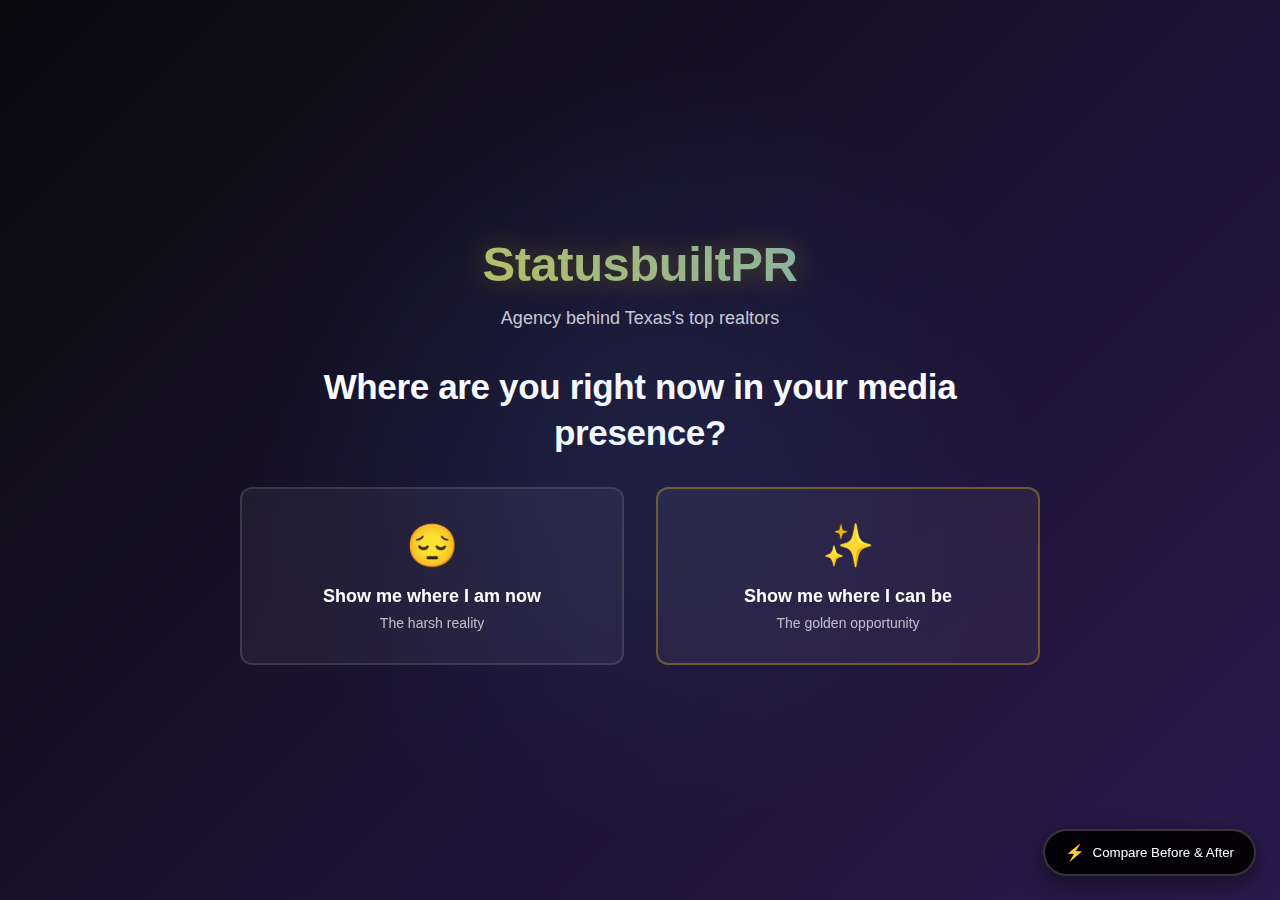
<file: immersive-constellation (1)/index.html>
<!DOCTYPE html>
<html lang="en">
<head>
    <meta charset="UTF-8">
    <meta name="viewport" content="width=device-width, initial-scale=1.0">
    <title>StatusbuiltPR - Where Are You Now?</title>
    <link rel="stylesheet" href="style.css">
</head>
<body>
    <div class="immersive-app">
        <!-- Landing Screen -->
        <section class="landing-screen active" id="landing">
            <div class="container">
                <header class="landing-header">
                    <h1 class="brand-title">StatusbuiltPR</h1>
                    <p class="brand-subtitle">Agency behind Texas's top realtors</p>
                </header>
                
                <div class="landing-content">
                    <h2 class="landing-question">Where are you right now in your media presence?</h2>
                    
                    <div class="choice-buttons">
                        <button class="choice-btn choice-btn--current" id="showCurrent">
                            <span class="choice-icon">😔</span>
                            <span class="choice-text">Show me where I am now</span>
                            <span class="choice-subtext">The harsh reality</span>
                        </button>
                        
                        <button class="choice-btn choice-btn--future" id="showFuture">
                            <span class="choice-icon">✨</span>
                            <span class="choice-text">Show me where I can be</span>
                            <span class="choice-subtext">The golden opportunity</span>
                        </button>
                    </div>
                </div>
            </div>
        </section>

        <!-- Current State Section -->
        <section class="current-state-screen" id="currentState">
            <div class="container">
                <header class="current-header">
                    <h1 class="current-title">This is where you are now...</h1>
                    <p class="current-subtitle">Lost in the void of media obscurity</p>
                </header>

                <div class="current-content">
                    <div class="current-metrics">
                        <div class="metric-card">
                            <div class="metric-number">0</div>
                            <div class="metric-label">Features</div>
                        </div>
                        <div class="metric-card">
                            <div class="metric-number">0</div>
                            <div class="metric-label">Authority</div>
                        </div>
                        <div class="metric-card">
                            <div class="metric-number">0</div>
                            <div class="metric-label">Recognition</div>
                        </div>
                        <div class="metric-card">
                            <div class="metric-number">0</div>
                            <div class="metric-label">Leads</div>
                        </div>
                    </div>

                    <div class="irrelevant-publications">
                        <h3 class="publications-title">Your current "press coverage"</h3>
                        <div class="publication-grid">
                            <div class="publication-card empty">
                                <div class="publication-name">Local Town Newsletter</div>
                                <div class="publication-stats">127 subscribers • Minimal reach</div>
                                <div class="publication-status">No features yet...</div>
                            </div>
                            <div class="publication-card empty">
                                <div class="publication-name">Community Bulletin</div>
                                <div class="publication-stats">89 subscribers • Neighborhood</div>
                                <div class="publication-status">No features yet...</div>
                            </div>
                            <div class="publication-card empty">
                                <div class="publication-name">Small Business Weekly</div>
                                <div class="publication-stats">234 subscribers • Local</div>
                                <div class="publication-status">No features yet...</div>
                            </div>
                            <div class="publication-card empty">
                                <div class="publication-name">Neighborhood News</div>
                                <div class="publication-stats">156 subscribers • Limited</div>
                                <div class="publication-status">No features yet...</div>
                            </div>
                        </div>
                    </div>

                    <div class="reality-message">
                        <h4>This doesn't have to be your reality</h4>
                        <button class="transition-btn" id="transitionToFuture">
                            Discover Your Media Potential
                            <span class="btn-arrow">→</span>
                        </button>
                    </div>
                </div>

                <!-- Animated Crickets -->
                <div class="crickets-container">
                    <div class="cricket cricket-1">🦗</div>
                    <div class="cricket cricket-2">🦗</div>
                    <div class="cricket cricket-3">🦗</div>
                    <div class="cricket cricket-4">🦗</div>
                    <div class="cricket cricket-5">🦗</div>
                </div>
            </div>
        </section>

        <!-- Enhanced Constellation Section -->
        <section class="constellation-screen" id="constellation">
            <div class="particles-container">
                <div class="particle-system"></div>
            </div>
            
            <div class="container">
                <header class="constellation-header">
                    <h1 class="constellation-title">This is where you can be...</h1>
                    <p class="constellation-subtitle">A galaxy of premium press authority</p>
                </header>

                <!-- Navigation Tabs -->
                <nav class="galaxy-nav">
                    <div class="nav-tabs">
                        <button class="nav-tab active" data-tier="silver">
                            <span class="tab-icon">⭐</span>
                            Silver Galaxy
                            <span class="tab-reach">2M+ Reach</span>
                        </button>
                        <button class="nav-tab" data-tier="gold">
                            <span class="tab-icon">🌟</span>
                            Gold Galaxy
                            <span class="tab-reach">5M+ Reach</span>
                        </button>
                        <button class="nav-tab" data-tier="platinum">
                            <span class="tab-icon">💎</span>
                            Platinum Galaxy
                            <span class="tab-reach">10M+ Reach</span>
                        </button>
                    </div>
                </nav>

                <!-- Constellation Container -->
                <div class="constellation-wrapper">
                    <!-- Silver Galaxy -->
                    <div class="galaxy active" data-tier="silver">
                        <svg class="constellation-svg" viewBox="0 0 800 500">
                            <!-- Constellation Lines -->
                            <g class="constellation-lines">
                                <line x1="120" y1="100" x2="200" y2="150" stroke="url(#silverGradient)" stroke-width="2" opacity="0.6"/>
                                <line x1="200" y1="150" x2="320" y2="120" stroke="url(#silverGradient)" stroke-width="2" opacity="0.6"/>
                                <line x1="320" y1="120" x2="450" y2="180" stroke="url(#silverGradient)" stroke-width="2" opacity="0.6"/>
                                <line x1="450" y1="180" x2="600" y2="140" stroke="url(#silverGradient)" stroke-width="2" opacity="0.6"/>
                            </g>
                            <!-- Publication Stars -->
                            <g class="publication-stars">
                                <circle class="star" cx="120" cy="100" r="12" data-publication="Medium"/>
                                <circle class="star" cx="200" cy="150" r="12" data-publication="Time Bulletin"/>
                                <circle class="star" cx="320" cy="120" r="12" data-publication="US Times Now"/>
                                <circle class="star" cx="450" cy="180" r="12" data-publication="Globe Stats"/>
                                <circle class="star" cx="600" cy="140" r="12" data-publication="Insta Bulletin"/>
                            </g>
                            <!-- Gradient Definitions -->
                            <defs>
                                <linearGradient id="silverGradient" x1="0%" y1="0%" x2="100%" y2="100%">
                                    <stop offset="0%" style="stop-color:#E8E8E8;stop-opacity:1" />
                                    <stop offset="100%" style="stop-color:#C0C0C0;stop-opacity:1" />
                                </linearGradient>
                            </defs>
                        </svg>
                    </div>

                    <!-- Gold Galaxy -->
                    <div class="galaxy" data-tier="gold">
                        <svg class="constellation-svg" viewBox="0 0 800 500">
                            <!-- Constellation Lines -->
                            <g class="constellation-lines">
                                <line x1="80" y1="80" x2="150" y2="110" stroke="url(#goldGradient)" stroke-width="2" opacity="0.6"/>
                                <line x1="150" y1="110" x2="230" y2="90" stroke="url(#goldGradient)" stroke-width="2" opacity="0.6"/>
                                <line x1="230" y1="90" x2="320" y2="130" stroke="url(#goldGradient)" stroke-width="2" opacity="0.6"/>
                                <line x1="320" y1="130" x2="410" y2="100" stroke="url(#goldGradient)" stroke-width="2" opacity="0.6"/>
                                <line x1="410" y1="100" x2="500" y2="140" stroke="url(#goldGradient)" stroke-width="2" opacity="0.6"/>
                                <line x1="500" y1="140" x2="580" y2="110" stroke="url(#goldGradient)" stroke-width="2" opacity="0.6"/>
                            </g>
                            <!-- Publication Stars -->
                            <g class="publication-stars">
                                <circle class="star" cx="80" cy="80" r="12" data-publication="Digital Journal"/>
                                <circle class="star" cx="150" cy="110" r="12" data-publication="Time Business News"/>
                                <circle class="star" cx="230" cy="90" r="12" data-publication="Fox Interviewer"/>
                                <circle class="star" cx="320" cy="130" r="12" data-publication="Voyage NY"/>
                                <circle class="star" cx="410" cy="100" r="12" data-publication="London Reporter"/>
                                <circle class="star" cx="500" cy="140" r="12" data-publication="Tech Bullion"/>
                            </g>
                            <!-- Gradient Definitions -->
                            <defs>
                                <linearGradient id="goldGradient" x1="0%" y1="0%" x2="100%" y2="100%">
                                    <stop offset="0%" style="stop-color:#FFE55C;stop-opacity:1" />
                                    <stop offset="100%" style="stop-color:#FFD700;stop-opacity:1" />
                                </linearGradient>
                            </defs>
                        </svg>
                    </div>

                    <!-- Platinum Galaxy -->
                    <div class="galaxy" data-tier="platinum">
                        <svg class="constellation-svg" viewBox="0 0 800 500">
                            <!-- Constellation Lines -->
                            <g class="constellation-lines">
                                <line x1="60" y1="60" x2="130" y2="90" stroke="url(#platinumGradient)" stroke-width="2" opacity="0.6"/>
                                <line x1="130" y1="90" x2="210" y2="70" stroke="url(#platinumGradient)" stroke-width="2" opacity="0.6"/>
                                <line x1="210" y1="70" x2="290" y2="100" stroke="url(#platinumGradient)" stroke-width="2" opacity="0.6"/>
                                <line x1="290" y1="100" x2="370" y2="80" stroke="url(#platinumGradient)" stroke-width="2" opacity="0.6"/>
                                <line x1="370" y1="80" x2="450" y2="110" stroke="url(#platinumGradient)" stroke-width="2" opacity="0.6"/>
                            </g>
                            <!-- Publication Stars -->
                            <g class="publication-stars">
                                <circle class="star" cx="60" cy="60" r="12" data-publication="Forbes"/>
                                <circle class="star" cx="130" cy="90" r="12" data-publication="Entrepreneur"/>
                                <circle class="star" cx="210" cy="70" r="12" data-publication="NY Weekly"/>
                                <circle class="star" cx="290" cy="100" r="12" data-publication="CEO Weekly"/>
                                <circle class="star" cx="370" cy="80" r="12" data-publication="Wall Street Times"/>
                            </g>
                            <!-- Gradient Definitions -->
                            <defs>
                                <linearGradient id="platinumGradient" x1="0%" y1="0%" x2="100%" y2="100%">
                                    <stop offset="0%" style="stop-color:#87CEEB;stop-opacity:1" />
                                    <stop offset="100%" style="stop-color:#4A9EFF;stop-opacity:1" />
                                </linearGradient>
                            </defs>
                        </svg>
                    </div>

                    <!-- Tooltip -->
                    <div class="tooltip" id="tooltip">
                        <div class="tooltip-content">
                            <div class="tooltip-header">
                                <div class="tooltip-logo"></div>
                                <h3 class="tooltip-title"></h3>
                            </div>
                            <div class="tooltip-body">
                                <p class="tooltip-client"></p>
                                <p class="tooltip-date"></p>
                                <p class="tooltip-reach"></p>
                            </div>
                        </div>
                    </div>
                </div>

                <!-- Floating Inspirational Quotes -->
                <div class="floating-quotes">
                    <div class="quote" data-quote="When people know you, you don't chase leads. You attract them."></div>
                    <div class="quote" data-quote="Authority is earned through visibility."></div>
                    <div class="quote" data-quote="Your story deserves to be heard by millions."></div>
                    <div class="quote" data-quote="From unknown to unstoppable."></div>
                    <div class="quote" data-quote="Transform your presence into influence."></div>
                </div>

                <!-- Enhanced Metrics -->
                <div class="enhanced-metrics">
                    <div class="metric-enhanced">
                        <div class="metric-number-enhanced" data-target="50">0</div>
                        <div class="metric-label-enhanced">Premium Features</div>
                    </div>
                    <div class="metric-enhanced">
                        <div class="metric-text-enhanced">Industry Leader</div>
                        <div class="metric-label-enhanced">Authority Level</div>
                    </div>
                    <div class="metric-enhanced">
                        <div class="metric-text-enhanced">Global</div>
                        <div class="metric-label-enhanced">Recognition</div>
                    </div>
                    <div class="metric-enhanced">
                        <div class="metric-number-enhanced" data-target="1000">0</div>
                        <div class="metric-label-enhanced">Monthly Leads</div>
                    </div>
                </div>

                <!-- Call to Action -->
                <div class="constellation-cta">
                    <h3>Ready to join the constellation of media authority?</h3>
                    <button class="cta-btn">
                        Start Your Journey to Media Dominance
                        <span class="btn-sparkle">✨</span>
                    </button>
                </div>
            </div>
        </section>

        <!-- Comparison Toggle -->
        <div class="comparison-toggle" id="comparisonToggle">
            <button class="toggle-btn" data-state="current">
                <span class="toggle-icon">⚡</span>
                <span class="toggle-text">Compare Before & After</span>
            </button>
        </div>
    </div>

    <script src="app.js"></script>
</body>
</html>
</file>
<file: immersive-constellation (1)/style.css>
:root {
  /* Primitive Color Tokens */
  --color-white: rgba(255, 255, 255, 1);
  --color-black: rgba(0, 0, 0, 1);
  --color-cream-50: rgba(252, 252, 249, 1);
  --color-cream-100: rgba(255, 255, 253, 1);
  --color-gray-200: rgba(245, 245, 245, 1);
  --color-gray-300: rgba(167, 169, 169, 1);
  --color-gray-400: rgba(119, 124, 124, 1);
  --color-slate-500: rgba(98, 108, 113, 1);
  --color-brown-600: rgba(94, 82, 64, 1);
  --color-charcoal-700: rgba(31, 33, 33, 1);
  --color-charcoal-800: rgba(38, 40, 40, 1);
  --color-slate-900: rgba(19, 52, 59, 1);
  --color-teal-300: rgba(50, 184, 198, 1);
  --color-teal-400: rgba(45, 166, 178, 1);
  --color-teal-500: rgba(33, 128, 141, 1);
  --color-teal-600: rgba(29, 116, 128, 1);
  --color-teal-700: rgba(26, 104, 115, 1);
  --color-teal-800: rgba(41, 150, 161, 1);
  --color-red-400: rgba(255, 84, 89, 1);
  --color-red-500: rgba(192, 21, 47, 1);
  --color-orange-400: rgba(230, 129, 97, 1);
  --color-orange-500: rgba(168, 75, 47, 1);

  /* RGB versions for opacity control */
  --color-brown-600-rgb: 94, 82, 64;
  --color-teal-500-rgb: 33, 128, 141;
  --color-slate-900-rgb: 19, 52, 59;
  --color-slate-500-rgb: 98, 108, 113;
  --color-red-500-rgb: 192, 21, 47;
  --color-red-400-rgb: 255, 84, 89;
  --color-orange-500-rgb: 168, 75, 47;
  --color-orange-400-rgb: 230, 129, 97;

  /* Background color tokens (Light Mode) */
  --color-bg-1: rgba(59, 130, 246, 0.08); /* Light blue */
  --color-bg-2: rgba(245, 158, 11, 0.08); /* Light yellow */
  --color-bg-3: rgba(34, 197, 94, 0.08); /* Light green */
  --color-bg-4: rgba(239, 68, 68, 0.08); /* Light red */
  --color-bg-5: rgba(147, 51, 234, 0.08); /* Light purple */
  --color-bg-6: rgba(249, 115, 22, 0.08); /* Light orange */
  --color-bg-7: rgba(236, 72, 153, 0.08); /* Light pink */
  --color-bg-8: rgba(6, 182, 212, 0.08); /* Light cyan */

  /* Semantic Color Tokens (Light Mode) */
  --color-background: var(--color-cream-50);
  --color-surface: var(--color-cream-100);
  --color-text: var(--color-slate-900);
  --color-text-secondary: var(--color-slate-500);
  --color-primary: var(--color-teal-500);
  --color-primary-hover: var(--color-teal-600);
  --color-primary-active: var(--color-teal-700);
  --color-secondary: rgba(var(--color-brown-600-rgb), 0.12);
  --color-secondary-hover: rgba(var(--color-brown-600-rgb), 0.2);
  --color-secondary-active: rgba(var(--color-brown-600-rgb), 0.25);
  --color-border: rgba(var(--color-brown-600-rgb), 0.2);
  --color-btn-primary-text: var(--color-cream-50);
  --color-card-border: rgba(var(--color-brown-600-rgb), 0.12);
  --color-card-border-inner: rgba(var(--color-brown-600-rgb), 0.12);
  --color-error: var(--color-red-500);
  --color-success: var(--color-teal-500);
  --color-warning: var(--color-orange-500);
  --color-info: var(--color-slate-500);
  --color-focus-ring: rgba(var(--color-teal-500-rgb), 0.4);
  --color-select-caret: rgba(var(--color-slate-900-rgb), 0.8);

  /* Common style patterns */
  --focus-ring: 0 0 0 3px var(--color-focus-ring);
  --focus-outline: 2px solid var(--color-primary);
  --status-bg-opacity: 0.15;
  --status-border-opacity: 0.25;
  --select-caret-light: url("data:image/svg+xml,%3Csvg xmlns='http://www.w3.org/2000/svg' width='16' height='16' viewBox='0 0 24 24' fill='none' stroke='%23134252' stroke-width='2' stroke-linecap='round' stroke-linejoin='round'%3E%3Cpolyline points='6 9 12 15 18 9'%3E%3C/polyline%3E%3C/svg%3E");
  --select-caret-dark: url("data:image/svg+xml,%3Csvg xmlns='http://www.w3.org/2000/svg' width='16' height='16' viewBox='0 0 24 24' fill='none' stroke='%23f5f5f5' stroke-width='2' stroke-linecap='round' stroke-linejoin='round'%3E%3Cpolyline points='6 9 12 15 18 9'%3E%3C/polyline%3E%3C/svg%3E");

  /* RGB versions for opacity control */
  --color-success-rgb: 33, 128, 141;
  --color-error-rgb: 192, 21, 47;
  --color-warning-rgb: 168, 75, 47;
  --color-info-rgb: 98, 108, 113;

  /* Typography */
  --font-family-base: "FKGroteskNeue", "Geist", "Inter", -apple-system,
    BlinkMacSystemFont, "Segoe UI", Roboto, sans-serif;
  --font-family-mono: "Berkeley Mono", ui-monospace, SFMono-Regular, Menlo,
    Monaco, Consolas, monospace;
  --font-size-xs: 11px;
  --font-size-sm: 12px;
  --font-size-base: 14px;
  --font-size-md: 14px;
  --font-size-lg: 16px;
  --font-size-xl: 18px;
  --font-size-2xl: 20px;
  --font-size-3xl: 24px;
  --font-size-4xl: 30px;
  --font-weight-normal: 400;
  --font-weight-medium: 500;
  --font-weight-semibold: 550;
  --font-weight-bold: 600;
  --line-height-tight: 1.2;
  --line-height-normal: 1.5;
  --letter-spacing-tight: -0.01em;

  /* Spacing */
  --space-0: 0;
  --space-1: 1px;
  --space-2: 2px;
  --space-4: 4px;
  --space-6: 6px;
  --space-8: 8px;
  --space-10: 10px;
  --space-12: 12px;
  --space-16: 16px;
  --space-20: 20px;
  --space-24: 24px;
  --space-32: 32px;

  /* Border Radius */
  --radius-sm: 6px;
  --radius-base: 8px;
  --radius-md: 10px;
  --radius-lg: 12px;
  --radius-full: 9999px;

  /* Shadows */
  --shadow-xs: 0 1px 2px rgba(0, 0, 0, 0.02);
  --shadow-sm: 0 1px 3px rgba(0, 0, 0, 0.04), 0 1px 2px rgba(0, 0, 0, 0.02);
  --shadow-md: 0 4px 6px -1px rgba(0, 0, 0, 0.04),
    0 2px 4px -1px rgba(0, 0, 0, 0.02);
  --shadow-lg: 0 10px 15px -3px rgba(0, 0, 0, 0.04),
    0 4px 6px -2px rgba(0, 0, 0, 0.02);
  --shadow-inset-sm: inset 0 1px 0 rgba(255, 255, 255, 0.15),
    inset 0 -1px 0 rgba(0, 0, 0, 0.03);

  /* Animation */
  --duration-fast: 150ms;
  --duration-normal: 250ms;
  --ease-standard: cubic-bezier(0.16, 1, 0.3, 1);

  /* Layout */
  --container-sm: 640px;
  --container-md: 768px;
  --container-lg: 1024px;
  --container-xl: 1280px;
}

/* Dark mode colors */
@media (prefers-color-scheme: dark) {
  :root {
    /* RGB versions for opacity control (Dark Mode) */
    --color-gray-400-rgb: 119, 124, 124;
    --color-teal-300-rgb: 50, 184, 198;
    --color-gray-300-rgb: 167, 169, 169;
    --color-gray-200-rgb: 245, 245, 245;

    /* Background color tokens (Dark Mode) */
    --color-bg-1: rgba(29, 78, 216, 0.15); /* Dark blue */
    --color-bg-2: rgba(180, 83, 9, 0.15); /* Dark yellow */
    --color-bg-3: rgba(21, 128, 61, 0.15); /* Dark green */
    --color-bg-4: rgba(185, 28, 28, 0.15); /* Dark red */
    --color-bg-5: rgba(107, 33, 168, 0.15); /* Dark purple */
    --color-bg-6: rgba(194, 65, 12, 0.15); /* Dark orange */
    --color-bg-7: rgba(190, 24, 93, 0.15); /* Dark pink */
    --color-bg-8: rgba(8, 145, 178, 0.15); /* Dark cyan */
    
    /* Semantic Color Tokens (Dark Mode) */
    --color-background: var(--color-charcoal-700);
    --color-surface: var(--color-charcoal-800);
    --color-text: var(--color-gray-200);
    --color-text-secondary: rgba(var(--color-gray-300-rgb), 0.7);
    --color-primary: var(--color-teal-300);
    --color-primary-hover: var(--color-teal-400);
    --color-primary-active: var(--color-teal-800);
    --color-secondary: rgba(var(--color-gray-400-rgb), 0.15);
    --color-secondary-hover: rgba(var(--color-gray-400-rgb), 0.25);
    --color-secondary-active: rgba(var(--color-gray-400-rgb), 0.3);
    --color-border: rgba(var(--color-gray-400-rgb), 0.3);
    --color-error: var(--color-red-400);
    --color-success: var(--color-teal-300);
    --color-warning: var(--color-orange-400);
    --color-info: var(--color-gray-300);
    --color-focus-ring: rgba(var(--color-teal-300-rgb), 0.4);
    --color-btn-primary-text: var(--color-slate-900);
    --color-card-border: rgba(var(--color-gray-400-rgb), 0.2);
    --color-card-border-inner: rgba(var(--color-gray-400-rgb), 0.15);
    --shadow-inset-sm: inset 0 1px 0 rgba(255, 255, 255, 0.1),
      inset 0 -1px 0 rgba(0, 0, 0, 0.15);
    --button-border-secondary: rgba(var(--color-gray-400-rgb), 0.2);
    --color-border-secondary: rgba(var(--color-gray-400-rgb), 0.2);
    --color-select-caret: rgba(var(--color-gray-200-rgb), 0.8);

    /* Common style patterns - updated for dark mode */
    --focus-ring: 0 0 0 3px var(--color-focus-ring);
    --focus-outline: 2px solid var(--color-primary);
    --status-bg-opacity: 0.15;
    --status-border-opacity: 0.25;
    --select-caret-light: url("data:image/svg+xml,%3Csvg xmlns='http://www.w3.org/2000/svg' width='16' height='16' viewBox='0 0 24 24' fill='none' stroke='%23134252' stroke-width='2' stroke-linecap='round' stroke-linejoin='round'%3E%3Cpolyline points='6 9 12 15 18 9'%3E%3C/polyline%3E%3C/svg%3E");
    --select-caret-dark: url("data:image/svg+xml,%3Csvg xmlns='http://www.w3.org/2000/svg' width='16' height='16' viewBox='0 0 24 24' fill='none' stroke='%23f5f5f5' stroke-width='2' stroke-linecap='round' stroke-linejoin='round'%3E%3Cpolyline points='6 9 12 15 18 9'%3E%3C/polyline%3E%3C/svg%3E");

    /* RGB versions for dark mode */
    --color-success-rgb: var(--color-teal-300-rgb);
    --color-error-rgb: var(--color-red-400-rgb);
    --color-warning-rgb: var(--color-orange-400-rgb);
    --color-info-rgb: var(--color-gray-300-rgb);
  }
}

/* Data attribute for manual theme switching */
[data-color-scheme="dark"] {
  /* RGB versions for opacity control (dark mode) */
  --color-gray-400-rgb: 119, 124, 124;
  --color-teal-300-rgb: 50, 184, 198;
  --color-gray-300-rgb: 167, 169, 169;
  --color-gray-200-rgb: 245, 245, 245;

  /* Colorful background palette - Dark Mode */
  --color-bg-1: rgba(29, 78, 216, 0.15); /* Dark blue */
  --color-bg-2: rgba(180, 83, 9, 0.15); /* Dark yellow */
  --color-bg-3: rgba(21, 128, 61, 0.15); /* Dark green */
  --color-bg-4: rgba(185, 28, 28, 0.15); /* Dark red */
  --color-bg-5: rgba(107, 33, 168, 0.15); /* Dark purple */
  --color-bg-6: rgba(194, 65, 12, 0.15); /* Dark orange */
  --color-bg-7: rgba(190, 24, 93, 0.15); /* Dark pink */
  --color-bg-8: rgba(8, 145, 178, 0.15); /* Dark cyan */
  
  /* Semantic Color Tokens (Dark Mode) */
  --color-background: var(--color-charcoal-700);
  --color-surface: var(--color-charcoal-800);
  --color-text: var(--color-gray-200);
  --color-text-secondary: rgba(var(--color-gray-300-rgb), 0.7);
  --color-primary: var(--color-teal-300);
  --color-primary-hover: var(--color-teal-400);
  --color-primary-active: var(--color-teal-800);
  --color-secondary: rgba(var(--color-gray-400-rgb), 0.15);
  --color-secondary-hover: rgba(var(--color-gray-400-rgb), 0.25);
  --color-secondary-active: rgba(var(--color-gray-400-rgb), 0.3);
  --color-border: rgba(var(--color-gray-400-rgb), 0.3);
  --color-error: var(--color-red-400);
  --color-success: var(--color-teal-300);
  --color-warning: var(--color-orange-400);
  --color-info: var(--color-gray-300);
  --color-focus-ring: rgba(var(--color-teal-300-rgb), 0.4);
  --color-btn-primary-text: var(--color-slate-900);
  --color-card-border: rgba(var(--color-gray-400-rgb), 0.15);
  --color-card-border-inner: rgba(var(--color-gray-400-rgb), 0.15);
  --shadow-inset-sm: inset 0 1px 0 rgba(255, 255, 255, 0.1),
    inset 0 -1px 0 rgba(0, 0, 0, 0.15);
  --color-border-secondary: rgba(var(--color-gray-400-rgb), 0.2);
  --color-select-caret: rgba(var(--color-gray-200-rgb), 0.8);

  /* Common style patterns - updated for dark mode */
  --focus-ring: 0 0 0 3px var(--color-focus-ring);
  --focus-outline: 2px solid var(--color-primary);
  --status-bg-opacity: 0.15;
  --status-border-opacity: 0.25;
  --select-caret-light: url("data:image/svg+xml,%3Csvg xmlns='http://www.w3.org/2000/svg' width='16' height='16' viewBox='0 0 24 24' fill='none' stroke='%23134252' stroke-width='2' stroke-linecap='round' stroke-linejoin='round'%3E%3Cpolyline points='6 9 12 15 18 9'%3E%3C/polyline%3E%3C/svg%3E");
  --select-caret-dark: url("data:image/svg+xml,%3Csvg xmlns='http://www.w3.org/2000/svg' width='16' height='16' viewBox='0 0 24 24' fill='none' stroke='%23f5f5f5' stroke-width='2' stroke-linecap='round' stroke-linejoin='round'%3E%3Cpolyline points='6 9 12 15 18 9'%3E%3C/polyline%3E%3C/svg%3E");

  /* RGB versions for dark mode */
  --color-success-rgb: var(--color-teal-300-rgb);
  --color-error-rgb: var(--color-red-400-rgb);
  --color-warning-rgb: var(--color-orange-400-rgb);
  --color-info-rgb: var(--color-gray-300-rgb);
}

[data-color-scheme="light"] {
  /* RGB versions for opacity control (light mode) */
  --color-brown-600-rgb: 94, 82, 64;
  --color-teal-500-rgb: 33, 128, 141;
  --color-slate-900-rgb: 19, 52, 59;
  
  /* Semantic Color Tokens (Light Mode) */
  --color-background: var(--color-cream-50);
  --color-surface: var(--color-cream-100);
  --color-text: var(--color-slate-900);
  --color-text-secondary: var(--color-slate-500);
  --color-primary: var(--color-teal-500);
  --color-primary-hover: var(--color-teal-600);
  --color-primary-active: var(--color-teal-700);
  --color-secondary: rgba(var(--color-brown-600-rgb), 0.12);
  --color-secondary-hover: rgba(var(--color-brown-600-rgb), 0.2);
  --color-secondary-active: rgba(var(--color-brown-600-rgb), 0.25);
  --color-border: rgba(var(--color-brown-600-rgb), 0.2);
  --color-btn-primary-text: var(--color-cream-50);
  --color-card-border: rgba(var(--color-brown-600-rgb), 0.12);
  --color-card-border-inner: rgba(var(--color-brown-600-rgb), 0.12);
  --color-error: var(--color-red-500);
  --color-success: var(--color-teal-500);
  --color-warning: var(--color-orange-500);
  --color-info: var(--color-slate-500);
  --color-focus-ring: rgba(var(--color-teal-500-rgb), 0.4);

  /* RGB versions for light mode */
  --color-success-rgb: var(--color-teal-500-rgb);
  --color-error-rgb: var(--color-red-500-rgb);
  --color-warning-rgb: var(--color-orange-500-rgb);
  --color-info-rgb: var(--color-slate-500-rgb);
}

/* Base styles */
html {
  font-size: var(--font-size-base);
  font-family: var(--font-family-base);
  line-height: var(--line-height-normal);
  color: var(--color-text);
  background-color: var(--color-background);
  -webkit-font-smoothing: antialiased;
  box-sizing: border-box;
}

body {
  margin: 0;
  padding: 0;
}

*,
*::before,
*::after {
  box-sizing: inherit;
}

/* Typography */
h1,
h2,
h3,
h4,
h5,
h6 {
  margin: 0;
  font-weight: var(--font-weight-semibold);
  line-height: var(--line-height-tight);
  color: var(--color-text);
  letter-spacing: var(--letter-spacing-tight);
}

h1 {
  font-size: var(--font-size-4xl);
}
h2 {
  font-size: var(--font-size-3xl);
}
h3 {
  font-size: var(--font-size-2xl);
}
h4 {
  font-size: var(--font-size-xl);
}
h5 {
  font-size: var(--font-size-lg);
}
h6 {
  font-size: var(--font-size-md);
}

p {
  margin: 0 0 var(--space-16) 0;
}

a {
  color: var(--color-primary);
  text-decoration: none;
  transition: color var(--duration-fast) var(--ease-standard);
}

a:hover {
  color: var(--color-primary-hover);
}

code,
pre {
  font-family: var(--font-family-mono);
  font-size: calc(var(--font-size-base) * 0.95);
  background-color: var(--color-secondary);
  border-radius: var(--radius-sm);
}

code {
  padding: var(--space-1) var(--space-4);
}

pre {
  padding: var(--space-16);
  margin: var(--space-16) 0;
  overflow: auto;
  border: 1px solid var(--color-border);
}

pre code {
  background: none;
  padding: 0;
}

/* Buttons */
.btn {
  display: inline-flex;
  align-items: center;
  justify-content: center;
  padding: var(--space-8) var(--space-16);
  border-radius: var(--radius-base);
  font-size: var(--font-size-base);
  font-weight: 500;
  line-height: 1.5;
  cursor: pointer;
  transition: all var(--duration-normal) var(--ease-standard);
  border: none;
  text-decoration: none;
  position: relative;
}

.btn:focus-visible {
  outline: none;
  box-shadow: var(--focus-ring);
}

.btn--primary {
  background: var(--color-primary);
  color: var(--color-btn-primary-text);
}

.btn--primary:hover {
  background: var(--color-primary-hover);
}

.btn--primary:active {
  background: var(--color-primary-active);
}

.btn--secondary {
  background: var(--color-secondary);
  color: var(--color-text);
}

.btn--secondary:hover {
  background: var(--color-secondary-hover);
}

.btn--secondary:active {
  background: var(--color-secondary-active);
}

.btn--outline {
  background: transparent;
  border: 1px solid var(--color-border);
  color: var(--color-text);
}

.btn--outline:hover {
  background: var(--color-secondary);
}

.btn--sm {
  padding: var(--space-4) var(--space-12);
  font-size: var(--font-size-sm);
  border-radius: var(--radius-sm);
}

.btn--lg {
  padding: var(--space-10) var(--space-20);
  font-size: var(--font-size-lg);
  border-radius: var(--radius-md);
}

.btn--full-width {
  width: 100%;
}

.btn:disabled {
  opacity: 0.5;
  cursor: not-allowed;
}

/* Form elements */
.form-control {
  display: block;
  width: 100%;
  padding: var(--space-8) var(--space-12);
  font-size: var(--font-size-md);
  line-height: 1.5;
  color: var(--color-text);
  background-color: var(--color-surface);
  border: 1px solid var(--color-border);
  border-radius: var(--radius-base);
  transition: border-color var(--duration-fast) var(--ease-standard),
    box-shadow var(--duration-fast) var(--ease-standard);
}

textarea.form-control {
  font-family: var(--font-family-base);
  font-size: var(--font-size-base);
}

select.form-control {
  padding: var(--space-8) var(--space-12);
  -webkit-appearance: none;
  -moz-appearance: none;
  appearance: none;
  background-image: var(--select-caret-light);
  background-repeat: no-repeat;
  background-position: right var(--space-12) center;
  background-size: 16px;
  padding-right: var(--space-32);
}

/* Add a dark mode specific caret */
@media (prefers-color-scheme: dark) {
  select.form-control {
    background-image: var(--select-caret-dark);
  }
}

/* Also handle data-color-scheme */
[data-color-scheme="dark"] select.form-control {
  background-image: var(--select-caret-dark);
}

[data-color-scheme="light"] select.form-control {
  background-image: var(--select-caret-light);
}

.form-control:focus {
  border-color: var(--color-primary);
  outline: var(--focus-outline);
}

.form-label {
  display: block;
  margin-bottom: var(--space-8);
  font-weight: var(--font-weight-medium);
  font-size: var(--font-size-sm);
}

.form-group {
  margin-bottom: var(--space-16);
}

/* Card component */
.card {
  background-color: var(--color-surface);
  border-radius: var(--radius-lg);
  border: 1px solid var(--color-card-border);
  box-shadow: var(--shadow-sm);
  overflow: hidden;
  transition: box-shadow var(--duration-normal) var(--ease-standard);
}

.card:hover {
  box-shadow: var(--shadow-md);
}

.card__body {
  padding: var(--space-16);
}

.card__header,
.card__footer {
  padding: var(--space-16);
  border-bottom: 1px solid var(--color-card-border-inner);
}

/* Status indicators - simplified with CSS variables */
.status {
  display: inline-flex;
  align-items: center;
  padding: var(--space-6) var(--space-12);
  border-radius: var(--radius-full);
  font-weight: var(--font-weight-medium);
  font-size: var(--font-size-sm);
}

.status--success {
  background-color: rgba(
    var(--color-success-rgb, 33, 128, 141),
    var(--status-bg-opacity)
  );
  color: var(--color-success);
  border: 1px solid
    rgba(var(--color-success-rgb, 33, 128, 141), var(--status-border-opacity));
}

.status--error {
  background-color: rgba(
    var(--color-error-rgb, 192, 21, 47),
    var(--status-bg-opacity)
  );
  color: var(--color-error);
  border: 1px solid
    rgba(var(--color-error-rgb, 192, 21, 47), var(--status-border-opacity));
}

.status--warning {
  background-color: rgba(
    var(--color-warning-rgb, 168, 75, 47),
    var(--status-bg-opacity)
  );
  color: var(--color-warning);
  border: 1px solid
    rgba(var(--color-warning-rgb, 168, 75, 47), var(--status-border-opacity));
}

.status--info {
  background-color: rgba(
    var(--color-info-rgb, 98, 108, 113),
    var(--status-bg-opacity)
  );
  color: var(--color-info);
  border: 1px solid
    rgba(var(--color-info-rgb, 98, 108, 113), var(--status-border-opacity));
}

/* Container layout */
.container {
  width: 100%;
  margin-right: auto;
  margin-left: auto;
  padding-right: var(--space-16);
  padding-left: var(--space-16);
}

@media (min-width: 640px) {
  .container {
    max-width: var(--container-sm);
  }
}
@media (min-width: 768px) {
  .container {
    max-width: var(--container-md);
  }
}
@media (min-width: 1024px) {
  .container {
    max-width: var(--container-lg);
  }
}
@media (min-width: 1280px) {
  .container {
    max-width: var(--container-xl);
  }
}

/* Utility classes */
.flex {
  display: flex;
}
.flex-col {
  flex-direction: column;
}
.items-center {
  align-items: center;
}
.justify-center {
  justify-content: center;
}
.justify-between {
  justify-content: space-between;
}
.gap-4 {
  gap: var(--space-4);
}
.gap-8 {
  gap: var(--space-8);
}
.gap-16 {
  gap: var(--space-16);
}

.m-0 {
  margin: 0;
}
.mt-8 {
  margin-top: var(--space-8);
}
.mb-8 {
  margin-bottom: var(--space-8);
}
.mx-8 {
  margin-left: var(--space-8);
  margin-right: var(--space-8);
}
.my-8 {
  margin-top: var(--space-8);
  margin-bottom: var(--space-8);
}

.p-0 {
  padding: 0;
}
.py-8 {
  padding-top: var(--space-8);
  padding-bottom: var(--space-8);
}
.px-8 {
  padding-left: var(--space-8);
  padding-right: var(--space-8);
}
.py-16 {
  padding-top: var(--space-16);
  padding-bottom: var(--space-16);
}
.px-16 {
  padding-left: var(--space-16);
  padding-right: var(--space-16);
}

.block {
  display: block;
}
.hidden {
  display: none;
}

/* Accessibility */
.sr-only {
  position: absolute;
  width: 1px;
  height: 1px;
  padding: 0;
  margin: -1px;
  overflow: hidden;
  clip: rect(0, 0, 0, 0);
  white-space: nowrap;
  border-width: 0;
}

:focus-visible {
  outline: var(--focus-outline);
  outline-offset: 2px;
}

/* Dark mode specifics */
[data-color-scheme="dark"] .btn--outline {
  border: 1px solid var(--color-border-secondary);
}

@font-face {
  font-family: 'FKGroteskNeue';
  src: url('https://r2cdn.perplexity.ai/fonts/FKGroteskNeue.woff2')
    format('woff2');
}

/* END PERPLEXITY DESIGN SYSTEM */
/* Enhanced Immersive Press Placement Experience */

/* Base overrides for immersive theme */
body {
  background: linear-gradient(135deg, #0a0a0f 0%, #1a1a2e 100%);
  min-height: 100vh;
  color: var(--color-text);
  overflow-x: hidden;
}

.immersive-app {
  min-height: 100vh;
  position: relative;
}

/* ===== LANDING SCREEN ===== */
.landing-screen {
  min-height: 100vh;
  display: flex;
  align-items: center;
  justify-content: center;
  background: linear-gradient(135deg, #0a0a0f 0%, #2a1a4e 100%);
  position: relative;
  transition: all 0.8s var(--ease-standard);
}

.landing-screen::before {
  content: '';
  position: absolute;
  inset: 0;
  background: radial-gradient(circle at 50% 50%, rgba(74, 158, 255, 0.1) 0%, transparent 50%);
  animation: pulse-glow 4s ease-in-out infinite;
}

.landing-header {
  text-align: center;
  margin-bottom: var(--space-32);
}

.brand-title {
  font-size: 3.5rem;
  font-weight: var(--font-weight-bold);
  background: linear-gradient(45deg, #FFD700, #4A9EFF, #FFD700);
  background-size: 200% 200%;
  background-clip: text;
  -webkit-background-clip: text;
  -webkit-text-fill-color: transparent;
  animation: gradient-shift 3s ease-in-out infinite;
  margin-bottom: var(--space-12);
  text-shadow: 0 0 30px rgba(255, 215, 0, 0.3);
}

.brand-subtitle {
  font-size: var(--font-size-xl);
  color: rgba(255, 255, 255, 0.8);
  margin: 0;
}

.landing-content {
  text-align: center;
  max-width: 800px;
  margin: 0 auto;
}

.landing-question {
  font-size: 2.5rem;
  font-weight: var(--font-weight-semibold);
  color: var(--color-white);
  margin-bottom: var(--space-32);
  line-height: 1.3;
  animation: fade-in-up 1s ease-out 0.5s both;
}

.choice-buttons {
  display: grid;
  grid-template-columns: 1fr 1fr;
  gap: var(--space-32);
  margin-top: var(--space-32);
}

.choice-btn {
  display: flex;
  flex-direction: column;
  align-items: center;
  padding: var(--space-32);
  border-radius: var(--radius-lg);
  border: 2px solid transparent;
  background: rgba(255, 255, 255, 0.05);
  backdrop-filter: blur(20px);
  cursor: pointer;
  transition: all 0.4s var(--ease-standard);
  position: relative;
  overflow: hidden;
}

.choice-btn::before {
  content: '';
  position: absolute;
  inset: 0;
  opacity: 0;
  transition: opacity 0.4s var(--ease-standard);
}

.choice-btn--current {
  border-color: rgba(119, 124, 124, 0.3);
}

.choice-btn--current::before {
  background: linear-gradient(135deg, rgba(119, 124, 124, 0.1) 0%, rgba(98, 108, 113, 0.1) 100%);
}

.choice-btn--current:hover::before {
  opacity: 1;
}

.choice-btn--future {
  border-color: rgba(255, 215, 0, 0.3);
}

.choice-btn--future::before {
  background: linear-gradient(135deg, rgba(255, 215, 0, 0.1) 0%, rgba(255, 193, 7, 0.1) 100%);
}

.choice-btn--future:hover::before {
  opacity: 1;
}

.choice-btn:hover {
  transform: translateY(-5px);
  box-shadow: 0 15px 40px rgba(0, 0, 0, 0.3);
}

.choice-icon {
  font-size: 3rem;
  margin-bottom: var(--space-16);
}

.choice-text {
  font-size: var(--font-size-xl);
  font-weight: var(--font-weight-semibold);
  color: var(--color-white);
  margin-bottom: var(--space-8);
}

.choice-subtext {
  font-size: var(--font-size-md);
  color: rgba(255, 255, 255, 0.7);
}

/* ===== CURRENT STATE SCREEN ===== */
.current-state-screen {
  min-height: 100vh;
  background: linear-gradient(135deg, #2c2c2c 0%, #1a1a1a 100%);
  padding: var(--space-32) 0;
  position: relative;
  display: none;
  animation: glitch-effect 0.1s steps(2) infinite;
}

.current-state-screen.active {
  display: block;
  animation: fade-in 0.8s ease-out;
}

.current-header {
  text-align: center;
  margin-bottom: var(--space-32);
}

.current-title {
  font-size: 2.5rem;
  font-weight: var(--font-weight-semibold);
  color: var(--color-gray-300);
  margin-bottom: var(--space-12);
  animation: shake 0.5s ease-in-out infinite;
}

.current-subtitle {
  font-size: var(--font-size-lg);
  color: var(--color-gray-400);
  margin: 0;
}

.current-content {
  max-width: 1000px;
  margin: 0 auto;
}

.current-metrics {
  display: grid;
  grid-template-columns: repeat(auto-fit, minmax(200px, 1fr));
  gap: var(--space-20);
  margin-bottom: var(--space-32);
}

.metric-card {
  background: rgba(119, 124, 124, 0.1);
  border: 1px solid rgba(119, 124, 124, 0.2);
  border-radius: var(--radius-md);
  padding: var(--space-20);
  text-align: center;
  animation: fade-pulse 2s ease-in-out infinite;
}

.metric-number {
  font-size: 2.5rem;
  font-weight: var(--font-weight-bold);
  color: var(--color-gray-400);
  margin-bottom: var(--space-8);
}

.metric-label {
  font-size: var(--font-size-md);
  color: var(--color-gray-300);
}

.publications-title {
  text-align: center;
  font-size: var(--font-size-2xl);
  color: var(--color-gray-300);
  margin-bottom: var(--space-24);
}

.publication-grid {
  display: grid;
  grid-template-columns: repeat(auto-fit, minmax(280px, 1fr));
  gap: var(--space-16);
  margin-bottom: var(--space-32);
}

.publication-card.empty {
  background: rgba(98, 108, 113, 0.05);
  border: 1px dashed rgba(119, 124, 124, 0.3);
  border-radius: var(--radius-md);
  padding: var(--space-20);
  text-align: center;
  opacity: 0.7;
  animation: dim-flash 3s ease-in-out infinite;
}

.publication-name {
  font-size: var(--font-size-lg);
  font-weight: var(--font-weight-medium);
  color: var(--color-gray-300);
  margin-bottom: var(--space-8);
}

.publication-stats {
  font-size: var(--font-size-sm);
  color: var(--color-gray-400);
  margin-bottom: var(--space-12);
}

.publication-status {
  font-size: var(--font-size-sm);
  color: var(--color-gray-400);
  font-style: italic;
}

.reality-message {
  text-align: center;
  margin-top: var(--space-32);
  padding: var(--space-24);
  background: rgba(255, 255, 255, 0.02);
  border-radius: var(--radius-lg);
  border: 1px solid rgba(255, 255, 255, 0.05);
}

.reality-message h4 {
  font-size: var(--font-size-xl);
  color: var(--color-white);
  margin-bottom: var(--space-20);
}

.transition-btn {
  display: inline-flex;
  align-items: center;
  gap: var(--space-12);
  padding: var(--space-16) var(--space-32);
  background: linear-gradient(135deg, #FFD700, #FFA500);
  color: var(--color-slate-900);
  border: none;
  border-radius: var(--radius-full);
  font-size: var(--font-size-lg);
  font-weight: var(--font-weight-semibold);
  cursor: pointer;
  transition: all 0.3s var(--ease-standard);
  box-shadow: 0 8px 25px rgba(255, 215, 0, 0.3);
}

.transition-btn:hover {
  transform: translateY(-3px);
  box-shadow: 0 12px 35px rgba(255, 215, 0, 0.4);
}

.btn-arrow {
  transition: transform 0.3s var(--ease-standard);
}

.transition-btn:hover .btn-arrow {
  transform: translateX(5px);
}

/* Animated Crickets */
.crickets-container {
  position: absolute;
  inset: 0;
  pointer-events: none;
  overflow: hidden;
}

.cricket {
  position: absolute;
  font-size: 1.5rem;
  opacity: 0.6;
  animation-duration: 8s;
  animation-iteration-count: infinite;
  animation-timing-function: linear;
}

.cricket-1 {
  top: 10%;
  left: 10%;
  animation-name: cricket-fly-1;
  animation-delay: 0s;
}

.cricket-2 {
  top: 30%;
  right: 15%;
  animation-name: cricket-fly-2;
  animation-delay: 2s;
}

.cricket-3 {
  bottom: 20%;
  left: 20%;
  animation-name: cricket-fly-3;
  animation-delay: 4s;
}

.cricket-4 {
  top: 50%;
  right: 30%;
  animation-name: cricket-fly-4;
  animation-delay: 1s;
}

.cricket-5 {
  bottom: 30%;
  right: 10%;
  animation-name: cricket-fly-5;
  animation-delay: 3s;
}

/* ===== CONSTELLATION SCREEN ===== */
.constellation-screen {
  min-height: 100vh;
  background: linear-gradient(135deg, #0a0a0f 0%, #1a1a2e 100%);
  padding: var(--space-32) 0;
  position: relative;
  display: none;
  overflow: hidden;
}

.constellation-screen.active {
  display: block;
  animation: constellation-entrance 1.2s ease-out;
}

.particles-container {
  position: absolute;
  inset: 0;
  pointer-events: none;
  overflow: hidden;
}

.particle-system {
  position: absolute;
  inset: 0;
  background: radial-gradient(circle at 30% 20%, rgba(255, 215, 0, 0.1) 0%, transparent 30%),
              radial-gradient(circle at 70% 80%, rgba(74, 158, 255, 0.1) 0%, transparent 30%),
              radial-gradient(circle at 90% 10%, rgba(192, 192, 192, 0.05) 0%, transparent 40%);
  animation: particle-drift 20s ease-in-out infinite;
}

.constellation-header {
  text-align: center;
  margin-bottom: var(--space-32);
  position: relative;
  z-index: 2;
}

.constellation-title {
  font-size: 3rem;
  font-weight: var(--font-weight-bold);
  background: linear-gradient(45deg, #FFD700, #4A9EFF, #C0C0C0);
  background-size: 200% 200%;
  background-clip: text;
  -webkit-background-clip: text;
  -webkit-text-fill-color: transparent;
  animation: constellation-glow 3s ease-in-out infinite;
  margin-bottom: var(--space-12);
}

.constellation-subtitle {
  font-size: var(--font-size-xl);
  color: rgba(255, 255, 255, 0.9);
  margin: 0;
}

/* Enhanced Navigation */
.galaxy-nav {
  padding: var(--space-24) 0;
  position: sticky;
  top: 0;
  z-index: 10;
  background: rgba(10, 10, 15, 0.95);
  backdrop-filter: blur(30px);
  border: 1px solid rgba(255, 255, 255, 0.1);
  border-radius: var(--radius-lg);
  margin-bottom: var(--space-32);
}

.nav-tabs {
  display: flex;
  justify-content: center;
  gap: var(--space-20);
  flex-wrap: wrap;
}

.nav-tab {
  display: flex;
  flex-direction: column;
  align-items: center;
  gap: var(--space-6);
  padding: var(--space-16) var(--space-24);
  background: rgba(255, 255, 255, 0.05);
  border: 2px solid rgba(255, 255, 255, 0.1);
  border-radius: var(--radius-lg);
  color: rgba(255, 255, 255, 0.8);
  font-weight: var(--font-weight-medium);
  cursor: pointer;
  transition: all 0.4s var(--ease-standard);
  backdrop-filter: blur(15px);
  position: relative;
  overflow: hidden;
}

.nav-tab::before {
  content: '';
  position: absolute;
  inset: 0;
  opacity: 0;
  transition: opacity 0.4s var(--ease-standard);
}

.nav-tab[data-tier="silver"]::before {
  background: linear-gradient(135deg, rgba(192, 192, 192, 0.2) 0%, rgba(232, 232, 232, 0.1) 100%);
}

.nav-tab[data-tier="gold"]::before {
  background: linear-gradient(135deg, rgba(255, 215, 0, 0.2) 0%, rgba(255, 193, 7, 0.1) 100%);
}

.nav-tab[data-tier="platinum"]::before {
  background: linear-gradient(135deg, rgba(74, 158, 255, 0.2) 0%, rgba(135, 206, 235, 0.1) 100%);
}

.nav-tab:hover::before,
.nav-tab.active::before {
  opacity: 1;
}

.nav-tab:hover {
  transform: translateY(-5px) scale(1.05);
  box-shadow: 0 15px 40px rgba(0, 0, 0, 0.3);
}

.nav-tab.active {
  border-color: rgba(255, 255, 255, 0.4);
  color: var(--color-white);
  box-shadow: 0 12px 35px rgba(0, 0, 0, 0.4);
  transform: translateY(-3px);
}

.tab-icon {
  font-size: var(--font-size-2xl);
  margin-bottom: var(--space-4);
}

.tab-reach {
  font-size: var(--font-size-xs);
  color: rgba(255, 255, 255, 0.6);
  margin-top: var(--space-4);
}

/* Enhanced Constellation Wrapper */
.constellation-wrapper {
  position: relative;
  height: 500px;
  background: rgba(255, 255, 255, 0.02);
  border-radius: var(--radius-lg);
  backdrop-filter: blur(20px);
  border: 1px solid rgba(255, 255, 255, 0.05);
  overflow: hidden;
  margin-bottom: var(--space-32);
}

.constellation-wrapper::before {
  content: '';
  position: absolute;
  inset: 0;
  background: radial-gradient(circle at 20% 30%, rgba(255, 215, 0, 0.05) 0%, transparent 30%),
              radial-gradient(circle at 80% 70%, rgba(74, 158, 255, 0.05) 0%, transparent 30%),
              radial-gradient(circle at 50% 50%, rgba(192, 192, 192, 0.03) 0%, transparent 40%);
  animation: nebula-drift 30s linear infinite;
  pointer-events: none;
}

/* Galaxy Styles */
.galaxy {
  position: absolute;
  inset: 0;
  opacity: 0;
  visibility: hidden;
  transform: scale(0.95) rotateY(10deg);
  transition: all 0.8s var(--ease-standard);
  pointer-events: none;
  perspective: 1000px;
}

.galaxy.active {
  opacity: 1;
  visibility: visible;
  transform: scale(1) rotateY(0deg);
  pointer-events: auto;
  z-index: 2;
}

.constellation-svg {
  width: 100%;
  height: 100%;
  display: block;
}

/* Enhanced Star Styles */
.star {
  cursor: pointer;
  transition: all 0.4s var(--ease-standard);
  filter: drop-shadow(0 0 12px currentColor);
  stroke: rgba(0, 0, 0, 0.2);
  stroke-width: 1;
  transform-origin: center;
}

.galaxy[data-tier="silver"] .star {
  fill: #E8E8E8;
  color: #E8E8E8;
}

.galaxy[data-tier="gold"] .star {
  fill: #FFE55C;
  color: #FFE55C;
}

.galaxy[data-tier="platinum"] .star {
  fill: #87CEEB;
  color: #87CEEB;
}

.star:hover {
  transform: scale(1.5) rotate(180deg);
  filter: drop-shadow(0 0 20px currentColor) drop-shadow(0 0 40px currentColor);
  stroke-width: 0;
}

/* Enhanced Constellation Lines */
.constellation-lines line {
  stroke-dasharray: 8, 4;
  animation: energy-pulse 2s ease-in-out infinite;
  stroke-opacity: 0.6;
  stroke-width: 2;
}

/* Enhanced Tooltip */
.tooltip {
  position: absolute;
  background: rgba(0, 0, 0, 0.98);
  border: 2px solid rgba(255, 255, 255, 0.2);
  border-radius: var(--radius-lg);
  padding: var(--space-20);
  max-width: 320px;
  min-width: 240px;
  opacity: 0;
  visibility: hidden;
  pointer-events: none;
  transition: all 0.3s var(--ease-standard);
  backdrop-filter: blur(30px);
  z-index: 1000;
  box-shadow: 0 15px 50px rgba(0, 0, 0, 0.8);
  transform: translateY(10px);
}

.tooltip.visible {
  opacity: 1;
  visibility: visible;
  pointer-events: auto;
  transform: translateY(0);
}

.tooltip-header {
  display: flex;
  align-items: center;
  gap: var(--space-16);
  margin-bottom: var(--space-16);
  padding-bottom: var(--space-16);
  border-bottom: 1px solid rgba(255, 255, 255, 0.1);
}

.tooltip-logo {
  width: 50px;
  height: 50px;
  border-radius: var(--radius-md);
  background: linear-gradient(135deg, #FFD700, #C0C0C0);
  display: flex;
  align-items: center;
  justify-content: center;
  font-weight: var(--font-weight-bold);
  font-size: var(--font-size-xl);
  color: var(--color-slate-900);
  flex-shrink: 0;
}

.tooltip-title {
  font-size: var(--font-size-xl);
  font-weight: var(--font-weight-semibold);
  color: var(--color-white);
  margin: 0;
  line-height: 1.3;
}

.tooltip-body {
  color: rgba(255, 255, 255, 0.9);
}

.tooltip-client,
.tooltip-date,
.tooltip-reach {
  font-size: var(--font-size-sm);
  margin-bottom: var(--space-8);
  line-height: 1.4;
}

.tooltip-reach {
  color: #FFD700;
  font-weight: var(--font-weight-medium);
}

/* Floating Quotes */
.floating-quotes {
  position: absolute;
  inset: 0;
  pointer-events: none;
}

.quote {
  position: absolute;
  color: rgba(255, 255, 255, 0.8);
  font-size: var(--font-size-md);
  font-style: italic;
  background: rgba(255, 255, 255, 0.05);
  padding: var(--space-12) var(--space-16);
  border-radius: var(--radius-full);
  backdrop-filter: blur(10px);
  border: 1px solid rgba(255, 255, 255, 0.1);
  animation: quote-float 15s ease-in-out infinite;
  opacity: 0;
  max-width: 300px;
}

.quote:nth-child(1) { top: 10%; left: 5%; animation-delay: 0s; }
.quote:nth-child(2) { top: 20%; right: 10%; animation-delay: 3s; }
.quote:nth-child(3) { bottom: 30%; left: 10%; animation-delay: 6s; }
.quote:nth-child(4) { top: 60%; right: 5%; animation-delay: 9s; }
.quote:nth-child(5) { bottom: 10%; right: 15%; animation-delay: 12s; }

/* Enhanced Metrics */
.enhanced-metrics {
  display: grid;
  grid-template-columns: repeat(auto-fit, minmax(200px, 1fr));
  gap: var(--space-24);
  margin: var(--space-32) 0;
  padding: var(--space-24);
  background: rgba(255, 255, 255, 0.03);
  border-radius: var(--radius-lg);
  backdrop-filter: blur(15px);
  border: 1px solid rgba(255, 255, 255, 0.05);
}

.metric-enhanced {
  text-align: center;
  padding: var(--space-20);
  border-radius: var(--radius-md);
  background: rgba(255, 255, 255, 0.02);
  border: 1px solid rgba(255, 255, 255, 0.05);
}

.metric-number-enhanced {
  font-size: 2.5rem;
  font-weight: var(--font-weight-bold);
  color: #FFD700;
  margin-bottom: var(--space-8);
}

.metric-text-enhanced {
  font-size: var(--font-size-xl);
  font-weight: var(--font-weight-semibold);
  color: #4A9EFF;
  margin-bottom: var(--space-8);
}

.metric-label-enhanced {
  font-size: var(--font-size-md);
  color: rgba(255, 255, 255, 0.8);
}

/* Call to Action */
.constellation-cta {
  text-align: center;
  padding: var(--space-32);
  background: linear-gradient(135deg, rgba(255, 215, 0, 0.1) 0%, rgba(74, 158, 255, 0.1) 100%);
  border-radius: var(--radius-lg);
  border: 1px solid rgba(255, 255, 255, 0.1);
  backdrop-filter: blur(20px);
}

.constellation-cta h3 {
  font-size: var(--font-size-2xl);
  color: var(--color-white);
  margin-bottom: var(--space-24);
}

.cta-btn {
  display: inline-flex;
  align-items: center;
  gap: var(--space-12);
  padding: var(--space-20) var(--space-32);
  background: linear-gradient(135deg, #FFD700, #FFA500);
  color: var(--color-slate-900);
  border: none;
  border-radius: var(--radius-full);
  font-size: var(--font-size-lg);
  font-weight: var(--font-weight-semibold);
  cursor: pointer;
  transition: all 0.4s var(--ease-standard);
  box-shadow: 0 10px 30px rgba(255, 215, 0, 0.4);
}

.cta-btn:hover {
  transform: translateY(-5px);
  box-shadow: 0 15px 40px rgba(255, 215, 0, 0.5);
}

.btn-sparkle {
  animation: sparkle 2s ease-in-out infinite;
}

/* Comparison Toggle */
.comparison-toggle {
  position: fixed;
  bottom: var(--space-24);
  right: var(--space-24);
  z-index: 1000;
}

.toggle-btn {
  display: flex;
  align-items: center;
  gap: var(--space-8);
  padding: var(--space-12) var(--space-20);
  background: rgba(0, 0, 0, 0.9);
  border: 2px solid rgba(255, 255, 255, 0.2);
  border-radius: var(--radius-full);
  color: var(--color-white);
  font-weight: var(--font-weight-medium);
  cursor: pointer;
  transition: all 0.3s var(--ease-standard);
  backdrop-filter: blur(20px);
  box-shadow: 0 8px 25px rgba(0, 0, 0, 0.5);
}

.toggle-btn:hover {
  transform: translateY(-3px);
  box-shadow: 0 12px 35px rgba(0, 0, 0, 0.6);
}

.toggle-icon {
  font-size: var(--font-size-lg);
}

/* Screen Visibility Classes */
.screen {
  display: none;
}

.screen.active {
  display: block;
}

.landing-screen.active {
  display: flex;
}

/* Animations */
@keyframes pulse-glow {
  0%, 100% { opacity: 0.5; }
  50% { opacity: 1; }
}

@keyframes gradient-shift {
  0%, 100% { background-position: 0% 50%; }
  50% { background-position: 100% 50%; }
}

@keyframes fade-in-up {
  0% { opacity: 0; transform: translateY(30px); }
  100% { opacity: 1; transform: translateY(0); }
}

@keyframes glitch-effect {
  0% { filter: hue-rotate(0deg); }
  100% { filter: hue-rotate(1deg); }
}

@keyframes fade-in {
  0% { opacity: 0; }
  100% { opacity: 1; }
}

@keyframes shake {
  0%, 100% { transform: translateX(0); }
  25% { transform: translateX(-2px); }
  75% { transform: translateX(2px); }
}

@keyframes fade-pulse {
  0%, 100% { opacity: 0.3; }
  50% { opacity: 0.7; }
}

@keyframes dim-flash {
  0%, 100% { opacity: 0.5; }
  50% { opacity: 0.8; }
}

@keyframes cricket-fly-1 {
  0% { transform: translate(0, 0); }
  25% { transform: translate(100px, -50px); }
  50% { transform: translate(200px, 30px); }
  75% { transform: translate(150px, -20px); }
  100% { transform: translate(300px, 50px); }
}

@keyframes cricket-fly-2 {
  0% { transform: translate(0, 0); }
  25% { transform: translate(-80px, 40px); }
  50% { transform: translate(-160px, -30px); }
  75% { transform: translate(-120px, 60px); }
  100% { transform: translate(-240px, 20px); }
}

@keyframes cricket-fly-3 {
  0% { transform: translate(0, 0); }
  25% { transform: translate(120px, -40px); }
  50% { transform: translate(60px, -80px); }
  75% { transform: translate(180px, -20px); }
  100% { transform: translate(240px, -60px); }
}

@keyframes cricket-fly-4 {
  0% { transform: translate(0, 0); }
  25% { transform: translate(-60px, -30px); }
  50% { transform: translate(-120px, 40px); }
  75% { transform: translate(-90px, -50px); }
  100% { transform: translate(-180px, 20px); }
}

@keyframes cricket-fly-5 {
  0% { transform: translate(0, 0); }
  25% { transform: translate(-40px, -60px); }
  50% { transform: translate(-100px, -20px); }
  75% { transform: translate(-70px, -80px); }
  100% { transform: translate(-140px, -40px); }
}

@keyframes constellation-entrance {
  0% { opacity: 0; transform: scale(0.9) rotateY(10deg); }
  100% { opacity: 1; transform: scale(1) rotateY(0deg); }
}

@keyframes particle-drift {
  0%, 100% { transform: translateX(-10px) translateY(-10px); }
  50% { transform: translateX(10px) translateY(10px); }
}

@keyframes constellation-glow {
  0%, 100% { background-position: 0% 50%; text-shadow: 0 0 30px rgba(255, 215, 0, 0.3); }
  50% { background-position: 100% 50%; text-shadow: 0 0 50px rgba(74, 158, 255, 0.5); }
}

@keyframes nebula-drift {
  0% { transform: translate(0, 0) rotate(0deg); }
  100% { transform: translate(-20px, -20px) rotate(360deg); }
}

@keyframes energy-pulse {
  0%, 100% { stroke-opacity: 0.3; stroke-dashoffset: 0; }
  50% { stroke-opacity: 1; stroke-dashoffset: 12; }
}

@keyframes quote-float {
  0%, 15%, 85%, 100% { opacity: 0; transform: translateY(20px); }
  20%, 80% { opacity: 1; transform: translateY(0); }
}

@keyframes sparkle {
  0%, 100% { transform: scale(1) rotate(0deg); }
  50% { transform: scale(1.2) rotate(180deg); }
}

/* Responsive Design */
@media (max-width: 768px) {
  .landing-question {
    font-size: 2rem;
  }
  
  .choice-buttons {
    grid-template-columns: 1fr;
    gap: var(--space-20);
  }
  
  .brand-title {
    font-size: 2.5rem;
  }
  
  .constellation-title {
    font-size: 2rem;
  }
  
  .current-title {
    font-size: 2rem;
  }
  
  .nav-tabs {
    flex-direction: column;
    align-items: center;
  }
  
  .constellation-wrapper {
    height: 400px;
  }
  
  .enhanced-metrics {
    grid-template-columns: repeat(2, 1fr);
  }
  
  .comparison-toggle {
    bottom: var(--space-16);
    right: var(--space-16);
  }
}

@media (prefers-reduced-motion: reduce) {
  * {
    animation-duration: 0.01ms !important;
    animation-iteration-count: 1 !important;
    transition-duration: 0.01ms !important;
  }
}
</file>
